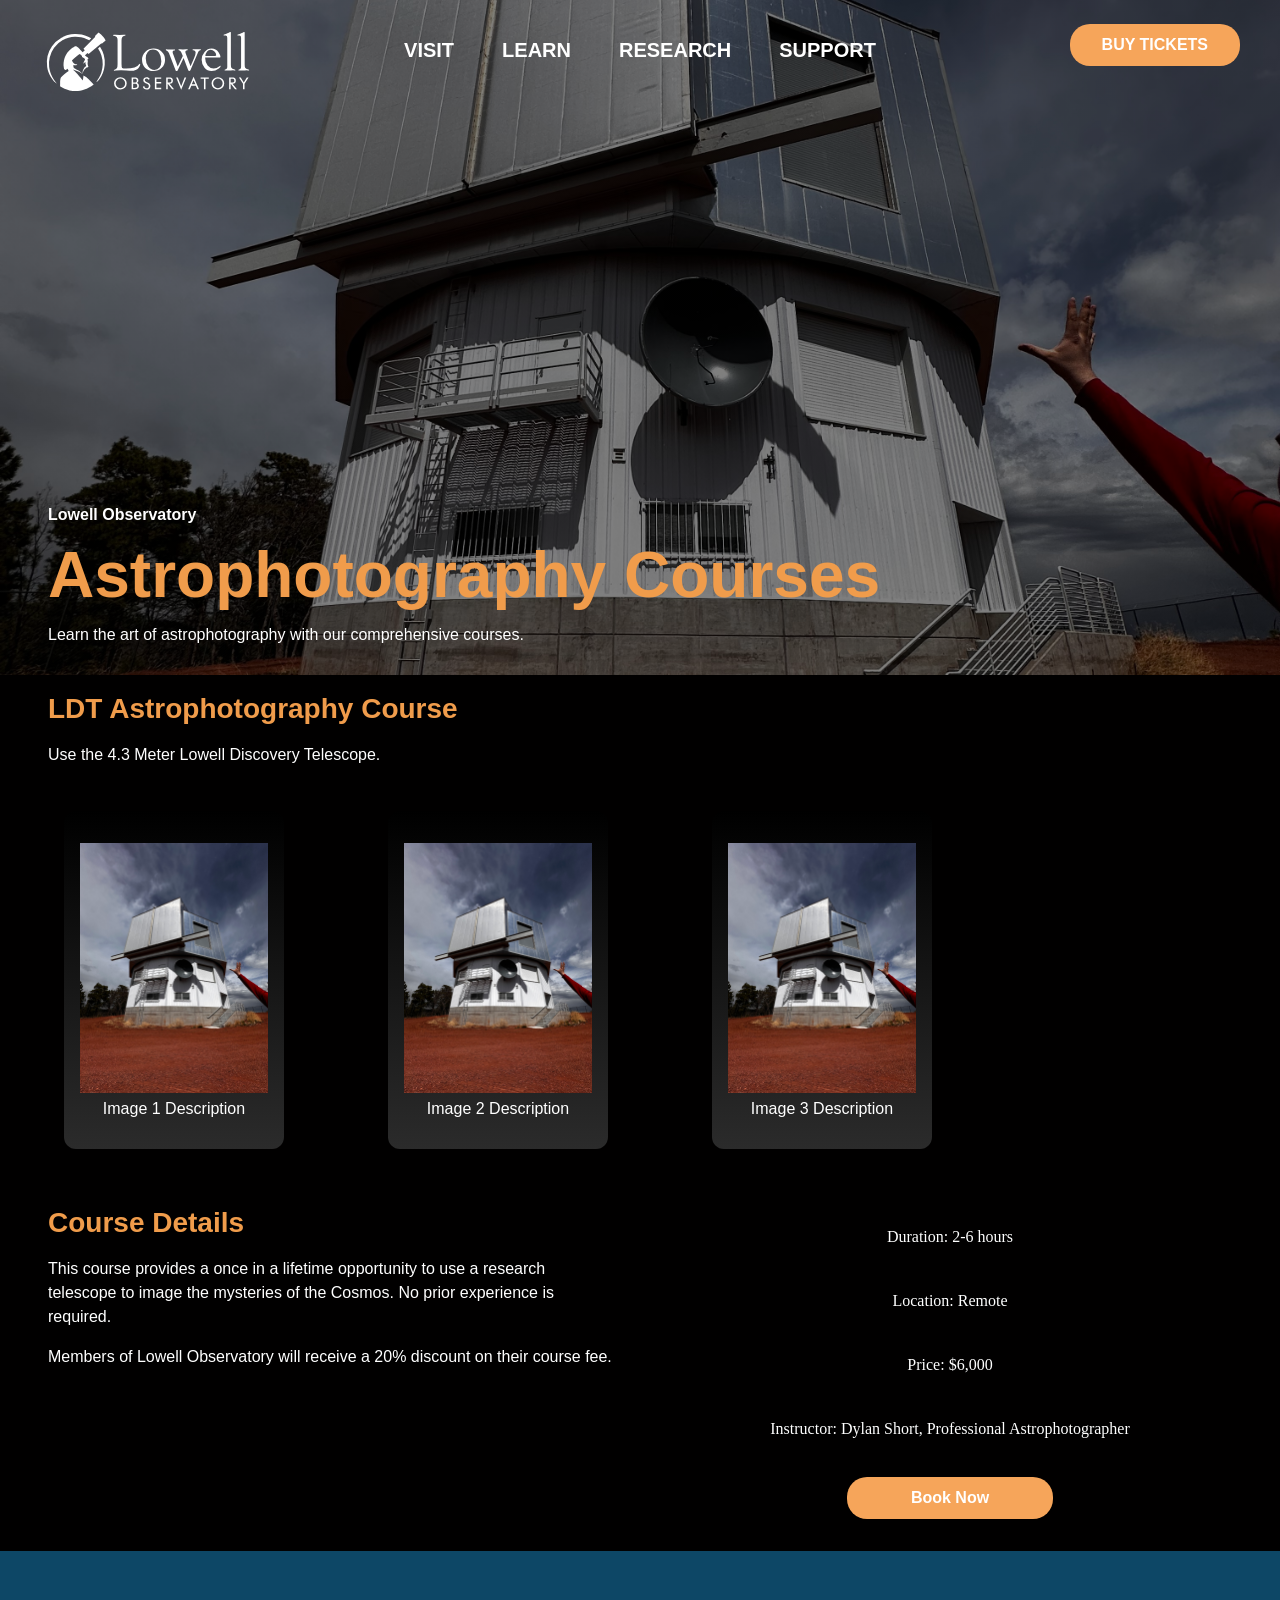
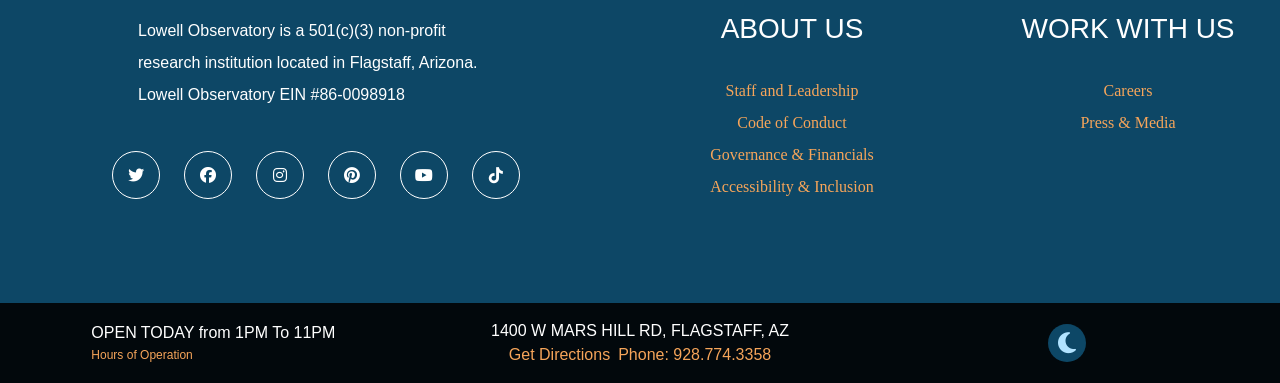
<file: LDTCourse.html>
<!DOCTYPE html>
<html lang="en">
<head>
    <meta charset="UTF-8">
    <meta name="viewport" content="width=device-width, initial-scale=1.0">
    <title>Lowell Observatory Astrophotography Courses</title>
    <link rel="stylesheet" href="https://cdnjs.cloudflare.com/ajax/libs/font-awesome/6.7.2/css/all.min.css">
    <link rel="stylesheet" href="styles.css">

    <meta property="og:title" content="Lowell Observatory Astrophotography Courses">
    <meta property="og:description" content="Hands-on astrophotography courses at Lowell Observatory.">
    <meta property="og:image" content="images/planewaveFront.jpeg">

    <script src="jquery/jquery.js" defer></script>
    <script src="index.js" defer></script>
</head>
    <body>
        <header class="ldtHero">
            <div id="headerTop">
                <a href="https://lowell.edu"><img src="images/lowelllogo_horizontal.svg" alt="Lowell Observatory"></a>
                <nav>
                    <ul>
                        <li><a href="#">VISIT</a></li>
                        <li><a href="#">LEARN</a></li>
                        <li><a href="#">RESEARCH</a></li>
                        <li><a href="#">SUPPORT</a></li>
                    </ul>
                </nav>
                <button id="buyTickets">BUY TICKETS</button>
            </div>
            <div id="headerContent">
                <p id="observatory-name">Lowell Observatory</p>
                <h1>Astrophotography Courses</h1>
                <p>Learn the art of astrophotography with our comprehensive courses.</p>
            </div>
        </header>
        <main>
        <section id="intro">
            <h2>LDT Astrophotography Course</h2>
            <p>Use the 4.3 Meter Lowell Discovery Telescope.</p>
        </section>
<section id="gallery">
            <div class="image-container">
                <img src="images/LDT.jpeg" alt="Beginner Astrophotography Course Image 1">
                <p>Image 1 Description</p>
            </div>
            <div class="image-container">
                <img src="images/LDT.jpeg" alt="Beginner Astrophotography Course Image 2">
                <p>Image 2 Description</p>
            </div>
            <div class="image-container">
                <img src="images/LDT.jpeg" alt="Beginner Astrophotography Course Image 3">
                <p>Image 3 Description</p>
            </div>
        </section>
        <section id="courseDetails">
            <div id="courseIntro">
                <h2>Course Details</h2>
                <p>This course provides a once in a lifetime opportunity to use a research telescope to image the mysteries of the Cosmos. No prior experience is required.</p><br>
                <p>Members of Lowell Observatory will receive a 20% discount on their course fee.</p>
            </div>
            <div id="details">
                <ul>
                    <li>Duration: 2-6 hours</li>
                    <li>Location: Remote</li>
                    <li>Price: $6,000</li>
                    <li>Instructor: Dylan Short, Professional Astrophotographer</li>
                </ul>
                <button class="enrollButton">Book Now</button>
            </div>
        </section>
        </main>
        <footer>
            <section>
                <div id="socialMedia">
                    <p>Lowell Observatory is a 501(c)(3) non-profit research institution located in Flagstaff, Arizona. Lowell Observatory EIN #86-0098918</p>
                    <ul>
                        <li><a href="https://x.com/lowellobs" target="_blank" aria-label="Twitter"><i class="fab fa-twitter"></i></a></li>
                        <li><a href="https://www.facebook.com/lowellobservatory" target="_blank" aria-label="Facebook"><i class="fab fa-facebook"></i></a></li>
                        <li><a href="https://www.instagram.com/lowellobservatory/" target="_blank" aria-label="Instagram"><i class="fab fa-instagram"></i></a></li>
                        <li><a href="https://www.pinterest.com/lowellobservatory/" target="_blank" aria-label="Pinterest"><i class="fab fa-pinterest"></i></a></li>
                        <li><a href="https://www.youtube.com/channel/UC4zmFY211sXfEamwmsJcrYA?themeRefresh=1" target="_blank" aria-label="YouTube"><i class="fab fa-youtube"></i></a></li>
                        <li><a href="https://www.tiktok.com/@lowellobservatory" target="_blank" aria-label="TikTok"><i class = "fab fa-tiktok"></i></a></li>
                    </ul>
                </div>
                <div id="aboutUs">
                    <h3>ABOUT US</h3>
                    <ul>
                        <li><a href="https://lowell.edu/about-us/staff-leadership/">Staff and Leadership</a></li>
                        <li><a href="https://lowell.edu/about-us/code-of-conduct/">Code of Conduct</a></li>
                        <li><a href="https://lowell.edu/about-us/governance-financials/">Governance & Financials</a></li>
                        <li><a href="https://lowell.edu/accessibility-inclusion/">Accessibility & Inclusion</a></li>
                    </ul>
                </div>
                <div id="workWithUs">
                    <h3>WORK WITH US</h3>
                    <ul>
                        <li><a href="https://lowell.edu/about-us/careers/">Careers</a></li>
                        <li><a href="https://lowell.edu/about-us/press-media/">Press & Media</a></li>
                    </ul>
                </div>
            </section>
            <section id="contact">
                <div id="hours">
                    <p>OPEN TODAY from 1PM To 11PM</p>
                    <a href="">Hours of Operation</a>
                </div>
                <address>
                    <p>1400 W MARS HILL RD, FLAGSTAFF, AZ</p>
                    <div id="contactInfo">
                        <p>Get Directions</p>
                        <p>Phone: 928.774.3358</p>
                    </div>
                </address>
                <button id="themeToggle" aria-label="Toggle Dark Mode">
                    <i class="fa-solid fa-moon"></i>
                </button>
            </section>
        </footer>
    </body>
</html>
</file>
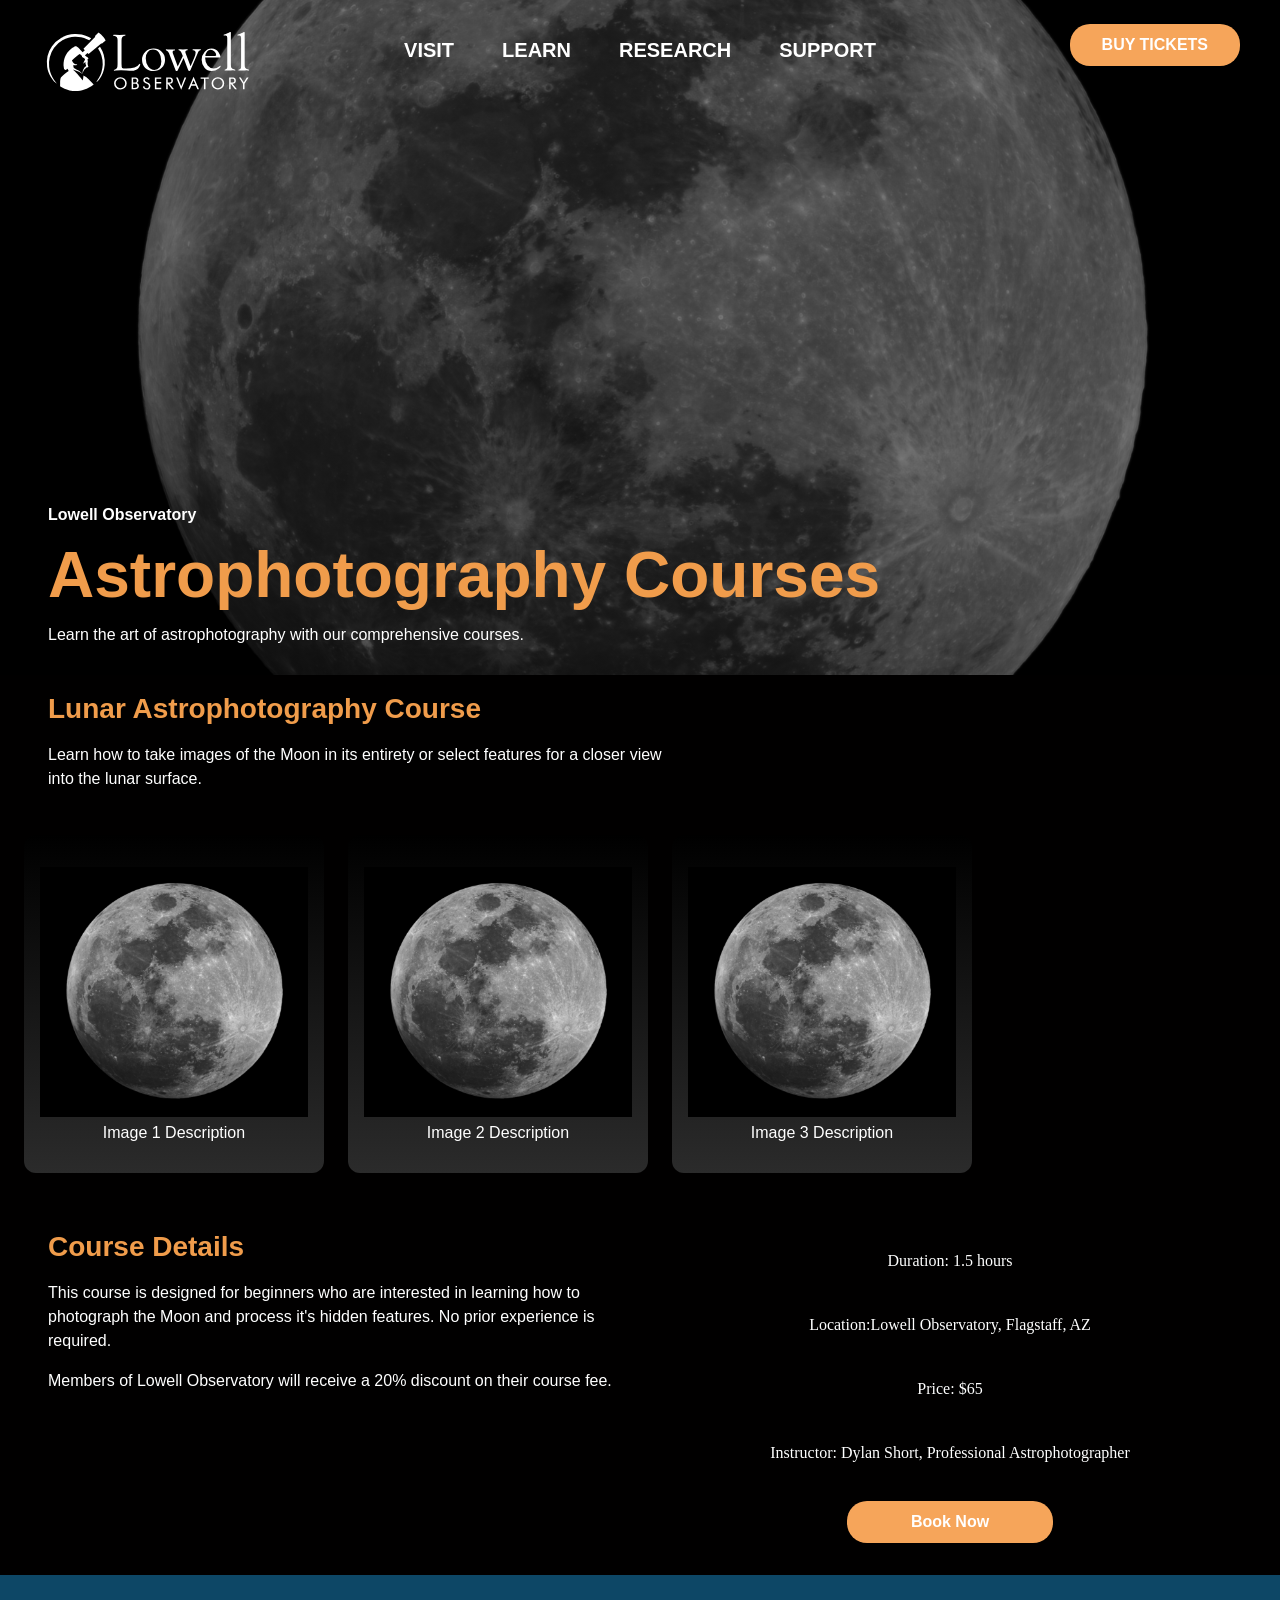
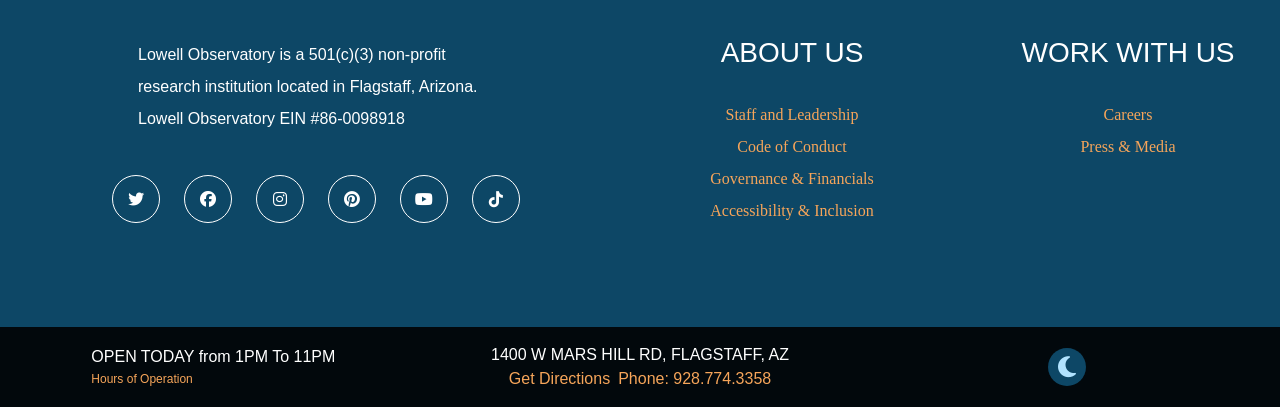
<file: LunarCourse.html>
<!DOCTYPE html>
<html lang="en">
<head>
    <meta charset="UTF-8">
    <meta name="viewport" content="width=device-width, initial-scale=1.0">
    <title>Lowell Observatory Astrophotography Courses</title>
    <link rel="stylesheet" href="https://cdnjs.cloudflare.com/ajax/libs/font-awesome/6.7.2/css/all.min.css">
    <link rel="stylesheet" href="styles.css">

    <meta property="og:title" content="Lowell Observatory Astrophotography Courses">
    <meta property="og:description" content="Hands-on astrophotography courses at Lowell Observatory.">
    <meta property="og:image" content="images/planewaveFront.jpeg">

    <script src="jquery/jquery.js" defer></script>
    <script src="index.js" defer></script>
</head>
    <body>
        <header class="lunarHero">
            <div id="headerTop">
                <a href="https://lowell.edu"><img src="images/lowelllogo_horizontal.svg" alt="Lowell Observatory"></a>
                <nav>
                    <ul>
                        <li><a href="#">VISIT</a></li>
                        <li><a href="#">LEARN</a></li>
                        <li><a href="#">RESEARCH</a></li>
                        <li><a href="#">SUPPORT</a></li>
                    </ul>
                </nav>
                <button id="buyTickets">BUY TICKETS</button>
            </div>
            <div id="headerContent">
                <p id="observatory-name">Lowell Observatory</p>
                <h1>Astrophotography Courses</h1>
                <p>Learn the art of astrophotography with our comprehensive courses.</p>
            </div>
        </header>
        <main>
        <section id="intro">
            <h2>Lunar Astrophotography Course</h2>
            <p>Learn how to take images of the Moon in its entirety or select features for a closer view into the lunar surface.</p>
        </section>
<section id="gallery">
            <div class="image-container">
                <img src="images/Moon.jpeg" alt="Beginner Astrophotography Course Image 1">
                <p>Image 1 Description</p>
            </div>
            <div class="image-container">
                <img src="images/Moon.jpeg" alt="Beginner Astrophotography Course Image 2">
                <p>Image 2 Description</p>
            </div>
            <div class="image-container">
                <img src="images/Moon.jpeg" alt="Beginner Astrophotography Course Image 3">
                <p>Image 3 Description</p>
            </div>
        </section>
        <section id="courseDetails">
            <div id="courseIntro">
                <h2>Course Details</h2>
                <p>This course is designed for beginners who are interested in learning how to photograph the Moon and process it's hidden features. No prior experience is required.</p><br>
                <p>Members of Lowell Observatory will receive a 20% discount on their course fee.</p>
            </div>
            <div id="details">
                <ul>
                    <li>Duration: 1.5 hours</li>
                    <li>Location:Lowell Observatory, Flagstaff, AZ</li>
                    <li>Price: $65</li>
                    <li>Instructor: Dylan Short, Professional Astrophotographer</li>
                </ul>
                <button class="enrollButton">Book Now</button>
            </div>
        </section>
        </main>
        <footer>
            <section>
                <div id="socialMedia">
                    <p>Lowell Observatory is a 501(c)(3) non-profit research institution located in Flagstaff, Arizona. Lowell Observatory EIN #86-0098918</p>
                    <ul>
                        <li><a href="https://x.com/lowellobs" target="_blank" aria-label="Twitter"><i class="fab fa-twitter"></i></a></li>
                        <li><a href="https://www.facebook.com/lowellobservatory" target="_blank" aria-label="Facebook"><i class="fab fa-facebook"></i></a></li>
                        <li><a href="https://www.instagram.com/lowellobservatory/" target="_blank" aria-label="Instagram"><i class="fab fa-instagram"></i></a></li>
                        <li><a href="https://www.pinterest.com/lowellobservatory/" target="_blank" aria-label="Pinterest"><i class="fab fa-pinterest"></i></a></li>
                        <li><a href="https://www.youtube.com/channel/UC4zmFY211sXfEamwmsJcrYA?themeRefresh=1" target="_blank" aria-label="YouTube"><i class="fab fa-youtube"></i></a></li>
                        <li><a href="https://www.tiktok.com/@lowellobservatory" target="_blank" aria-label="TikTok"><i class = "fab fa-tiktok"></i></a></li>
                    </ul>
                </div>
                <div id="aboutUs">
                    <h3>ABOUT US</h3>
                    <ul>
                        <li><a href="https://lowell.edu/about-us/staff-leadership/">Staff and Leadership</a></li>
                        <li><a href="https://lowell.edu/about-us/code-of-conduct/">Code of Conduct</a></li>
                        <li><a href="https://lowell.edu/about-us/governance-financials/">Governance & Financials</a></li>
                        <li><a href="https://lowell.edu/accessibility-inclusion/">Accessibility & Inclusion</a></li>
                    </ul>
                </div>
                <div id="workWithUs">
                    <h3>WORK WITH US</h3>
                    <ul>
                        <li><a href="https://lowell.edu/about-us/careers/">Careers</a></li>
                        <li><a href="https://lowell.edu/about-us/press-media/">Press & Media</a></li>
                    </ul>
                </div>
            </section>
            <section id="contact">
                <div id="hours">
                    <p>OPEN TODAY from 1PM To 11PM</p>
                    <a href="">Hours of Operation</a>
                </div>
                <address>
                    <p>1400 W MARS HILL RD, FLAGSTAFF, AZ</p>
                    <div id="contactInfo">
                        <p>Get Directions</p>
                        <p>Phone: 928.774.3358</p>
                    </div>
                </address>
                <button id="themeToggle" aria-label="Toggle Dark Mode">
                    <i class="fa-solid fa-moon"></i>
                </button>
            </section>
        </footer>
    </body>
</html>
</file>
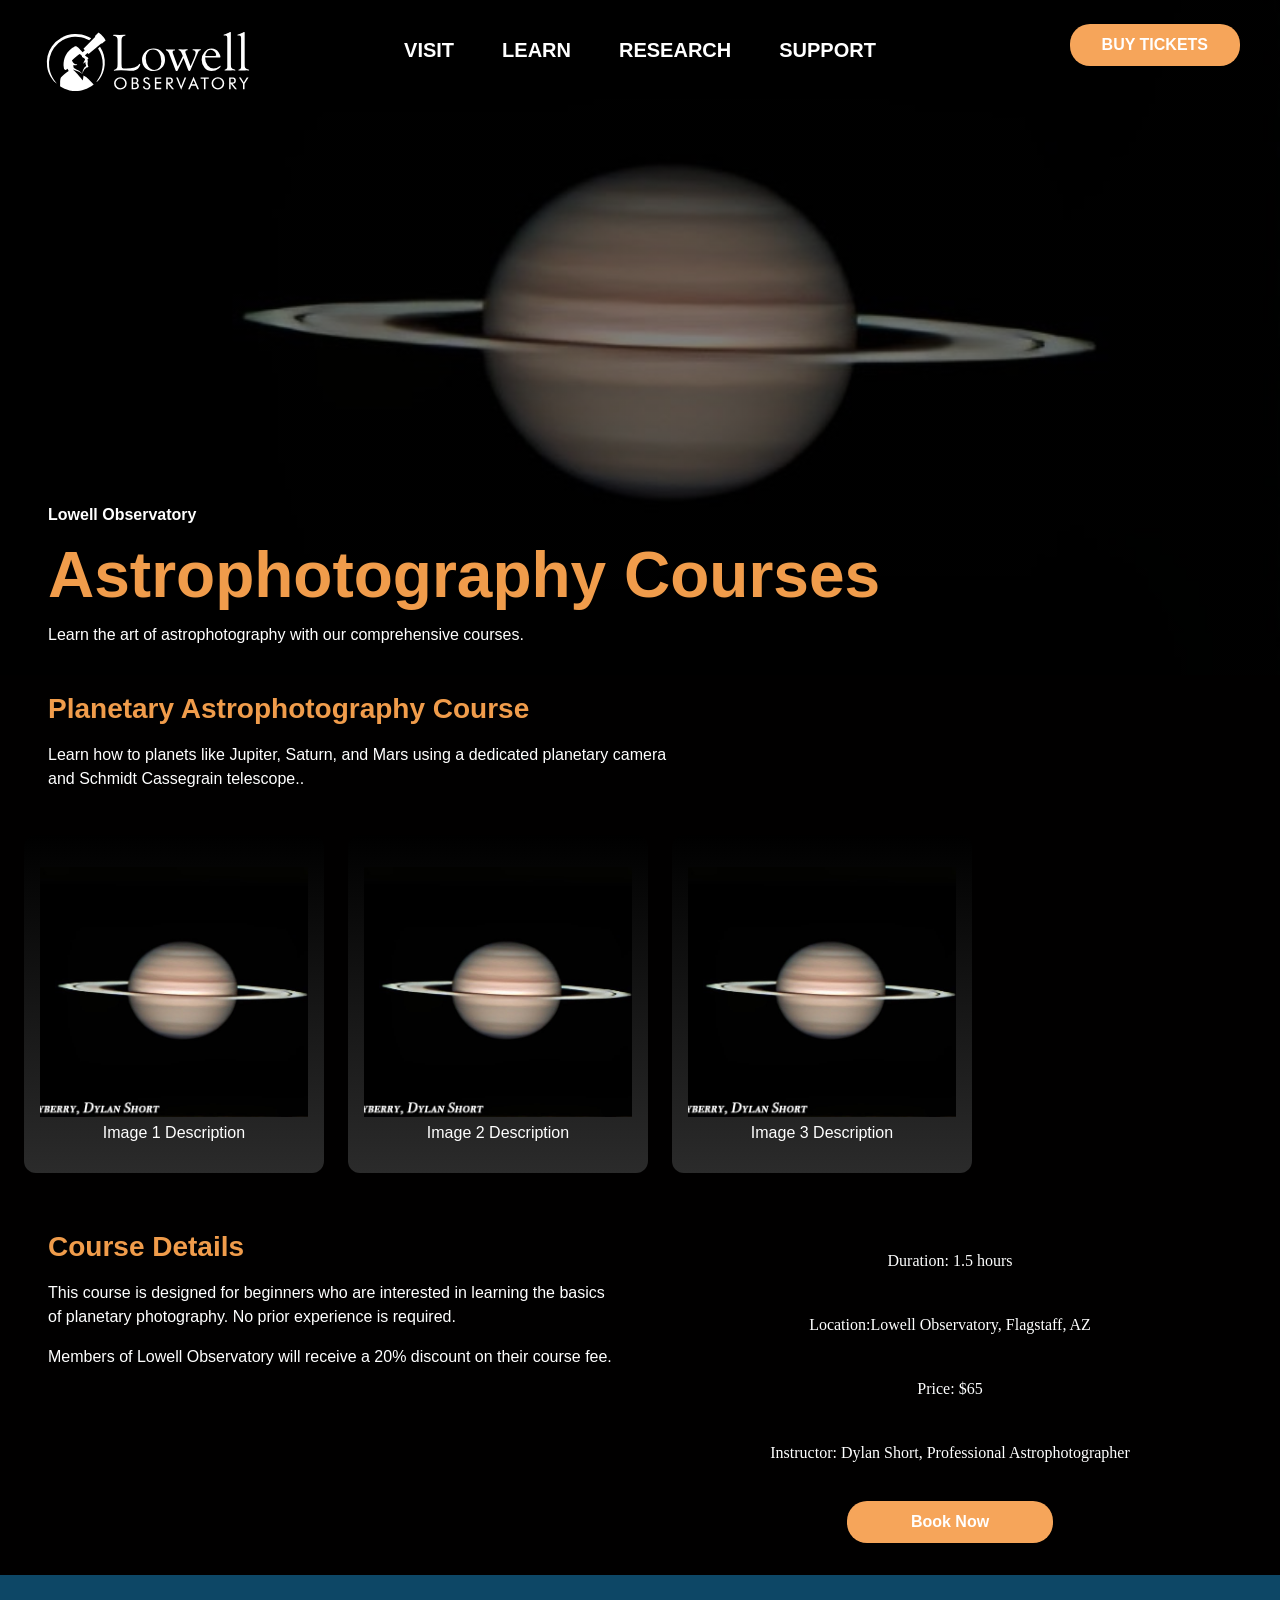
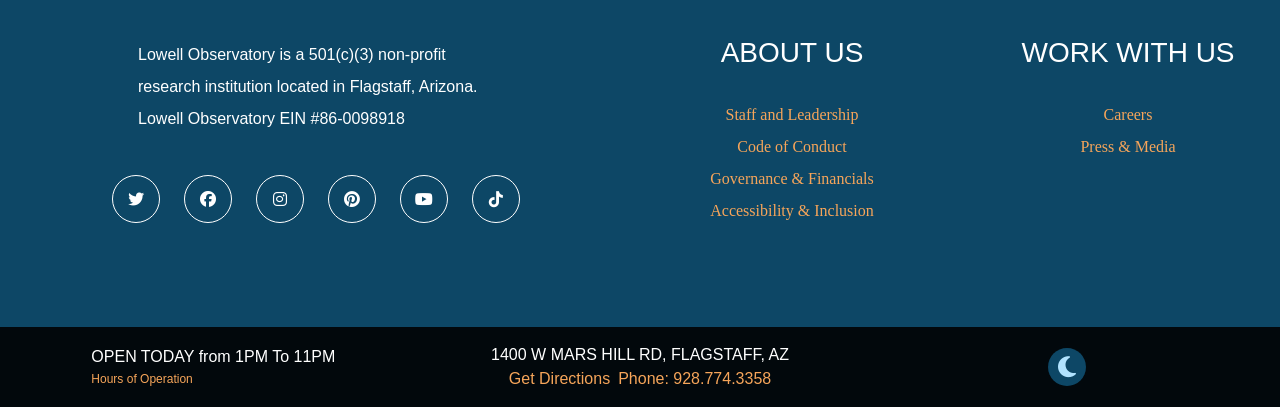
<file: planetaryCourse.html>
<!DOCTYPE html>
<html lang="en">
<head>
    <meta charset="UTF-8">
    <meta name="viewport" content="width=device-width, initial-scale=1.0">
    <title>Lowell Observatory Astrophotography Courses</title>
    <link rel="stylesheet" href="https://cdnjs.cloudflare.com/ajax/libs/font-awesome/6.7.2/css/all.min.css">
    <link rel="stylesheet" href="styles.css">

    <meta property="og:title" content="Lowell Observatory Astrophotography Courses">
    <meta property="og:description" content="Hands-on astrophotography courses at Lowell Observatory.">
    <meta property="og:image" content="images/planewaveFront.jpeg">

    <script src="jquery/jquery.js" defer></script>
    <script src="index.js" defer></script>
</head>
    <body>
        <header class="planetHero">
            <div id="headerTop">
                <a href="https://lowell.edu"><img src="images/lowelllogo_horizontal.svg" alt="Lowell Observatory"></a>
                <nav>
                    <ul>
                        <li><a href="#">VISIT</a></li>
                        <li><a href="#">LEARN</a></li>
                        <li><a href="#">RESEARCH</a></li>
                        <li><a href="#">SUPPORT</a></li>
                    </ul>
                </nav>
                <button id="buyTickets">BUY TICKETS</button>
            </div>
            <div id="headerContent">
                <p id="observatory-name">Lowell Observatory</p>
                <h1>Astrophotography Courses</h1>
                <p>Learn the art of astrophotography with our comprehensive courses.</p>
            </div>
        </header>
        <main>
        <section id="intro">
            <h2>Planetary Astrophotography Course</h2>
            <p>Learn how to planets like Jupiter, Saturn, and Mars using a dedicated planetary camera and Schmidt Cassegrain telescope..</p>
        </section>
<section id="gallery">
            <div class="image-container">
                <img src="images/Saturn.jpeg" alt="Beginner Astrophotography Course Image 1">
                <p>Image 1 Description</p>
            </div>
            <div class="image-container">
                <img src="images/Saturn.jpeg" alt="Beginner Astrophotography Course Image 2">
                <p>Image 2 Description</p>
            </div>
            <div class="image-container">
                <img src="images/Saturn.jpeg" alt="Beginner Astrophotography Course Image 3">
                <p>Image 3 Description</p>
            </div>
        </section>
        <section id="courseDetails">
            <div id="courseIntro">
                <h2>Course Details</h2>
                <p>This course is designed for beginners who are interested in learning the basics of planetary photography. No prior experience is required.</p><br>
                <p>Members of Lowell Observatory will receive a 20% discount on their course fee.</p>
            </div>
            <div id="details">
                <ul>
                    <li>Duration: 1.5 hours</li>
                    <li>Location:Lowell Observatory, Flagstaff, AZ</li>
                    <li>Price: $65</li>
                    <li>Instructor: Dylan Short, Professional Astrophotographer</li>
                </ul>
                <button class="enrollButton">Book Now</button>
            </div>
        </section>
        </main>
        <footer>
            <section>
                <div id="socialMedia">
                    <p>Lowell Observatory is a 501(c)(3) non-profit research institution located in Flagstaff, Arizona. Lowell Observatory EIN #86-0098918</p>
                    <ul>
                        <li><a href="https://x.com/lowellobs" target="_blank" aria-label="Twitter"><i class="fab fa-twitter"></i></a></li>
                        <li><a href="https://www.facebook.com/lowellobservatory" target="_blank" aria-label="Facebook"><i class="fab fa-facebook"></i></a></li>
                        <li><a href="https://www.instagram.com/lowellobservatory/" target="_blank" aria-label="Instagram"><i class="fab fa-instagram"></i></a></li>
                        <li><a href="https://www.pinterest.com/lowellobservatory/" target="_blank" aria-label="Pinterest"><i class="fab fa-pinterest"></i></a></li>
                        <li><a href="https://www.youtube.com/channel/UC4zmFY211sXfEamwmsJcrYA?themeRefresh=1" target="_blank" aria-label="YouTube"><i class="fab fa-youtube"></i></a></li>
                        <li><a href="https://www.tiktok.com/@lowellobservatory" target="_blank" aria-label="TikTok"><i class = "fab fa-tiktok"></i></a></li>
                    </ul>
                </div>
                <div id="aboutUs">
                    <h3>ABOUT US</h3>
                    <ul>
                        <li><a href="https://lowell.edu/about-us/staff-leadership/">Staff and Leadership</a></li>
                        <li><a href="https://lowell.edu/about-us/code-of-conduct/">Code of Conduct</a></li>
                        <li><a href="https://lowell.edu/about-us/governance-financials/">Governance & Financials</a></li>
                        <li><a href="https://lowell.edu/accessibility-inclusion/">Accessibility & Inclusion</a></li>
                    </ul>
                </div>
                <div id="workWithUs">
                    <h3>WORK WITH US</h3>
                    <ul>
                        <li><a href="https://lowell.edu/about-us/careers/">Careers</a></li>
                        <li><a href="https://lowell.edu/about-us/press-media/">Press & Media</a></li>
                    </ul>
                </div>
            </section>
            <section id="contact">
                <div id="hours">
                    <p>OPEN TODAY from 1PM To 11PM</p>
                    <a href="">Hours of Operation</a>
                </div>
                <address>
                    <p>1400 W MARS HILL RD, FLAGSTAFF, AZ</p>
                    <div id="contactInfo">
                        <p>Get Directions</p>
                        <p>Phone: 928.774.3358</p>
                    </div>
                </address>
                <button id="themeToggle" aria-label="Toggle Dark Mode">
                    <i class="fa-solid fa-moon"></i>
                </button>
            </section>
        </footer>
    </body>
</html>
</file>
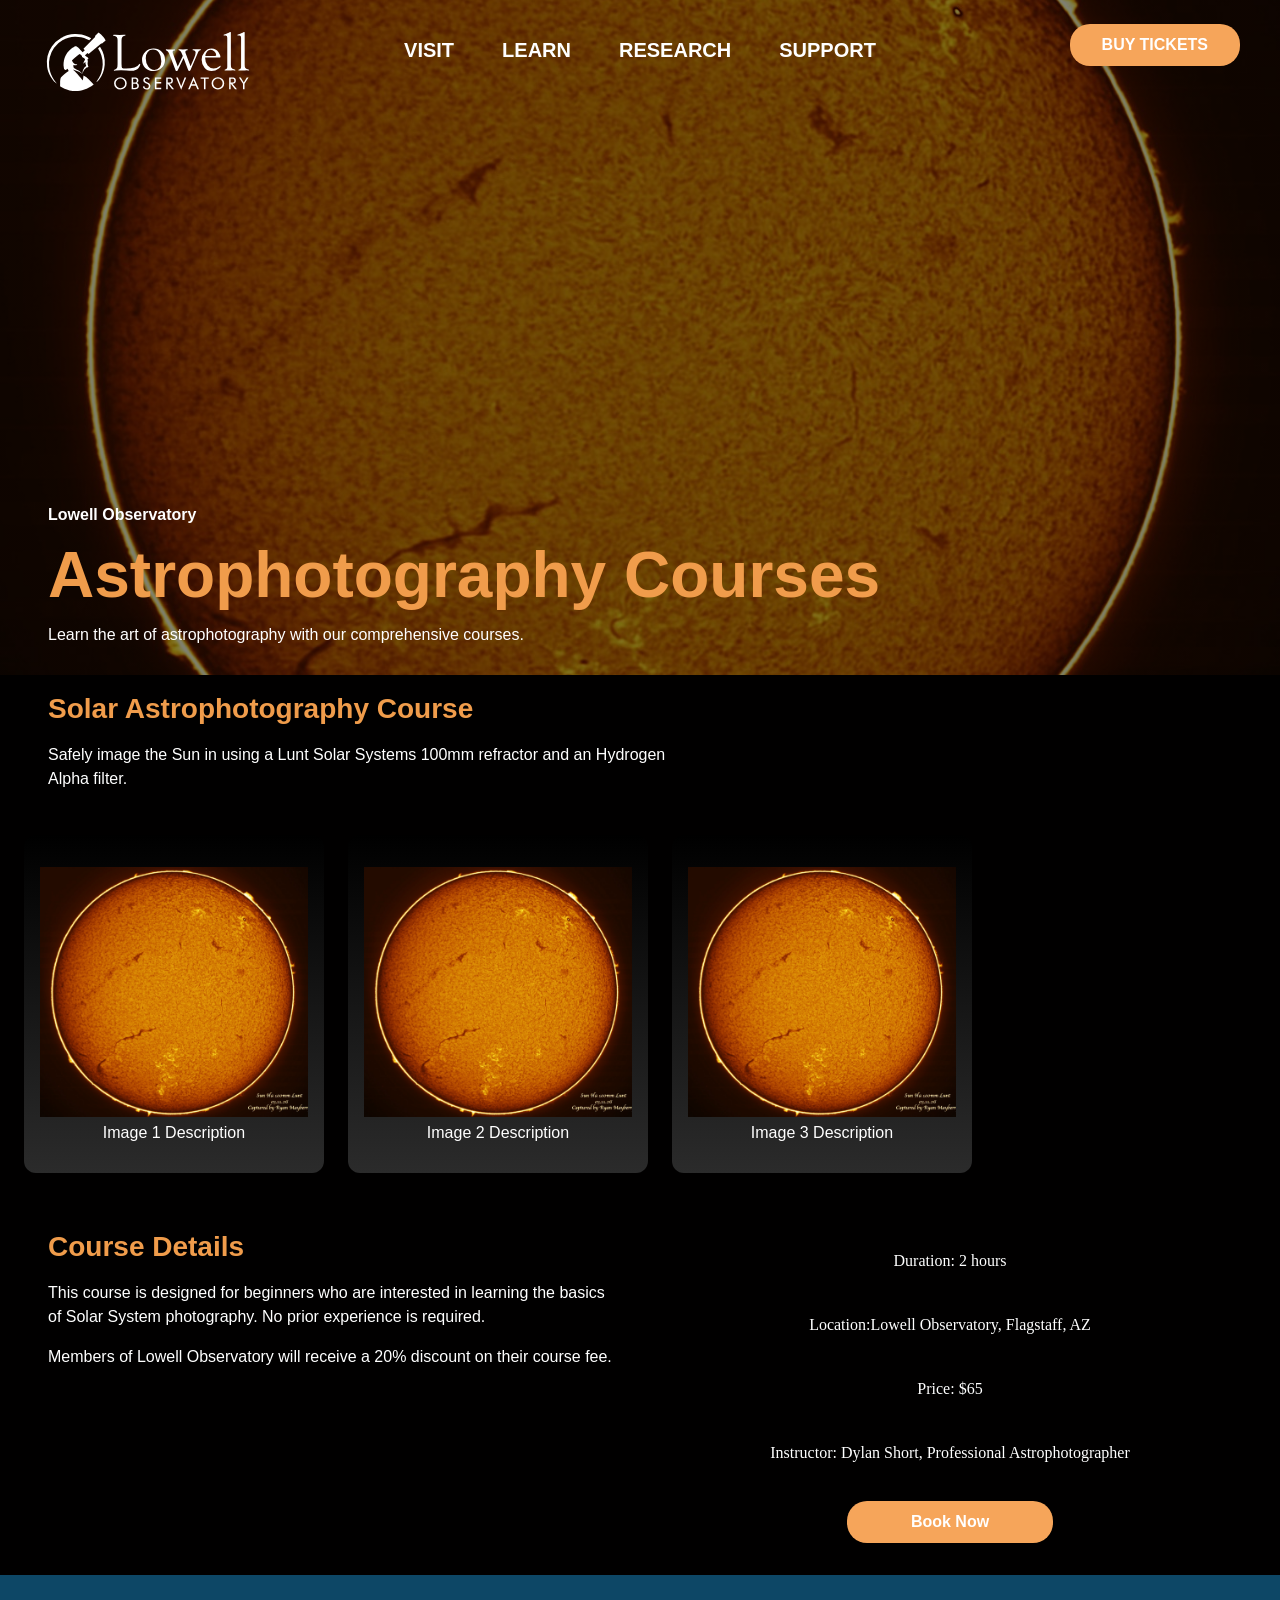
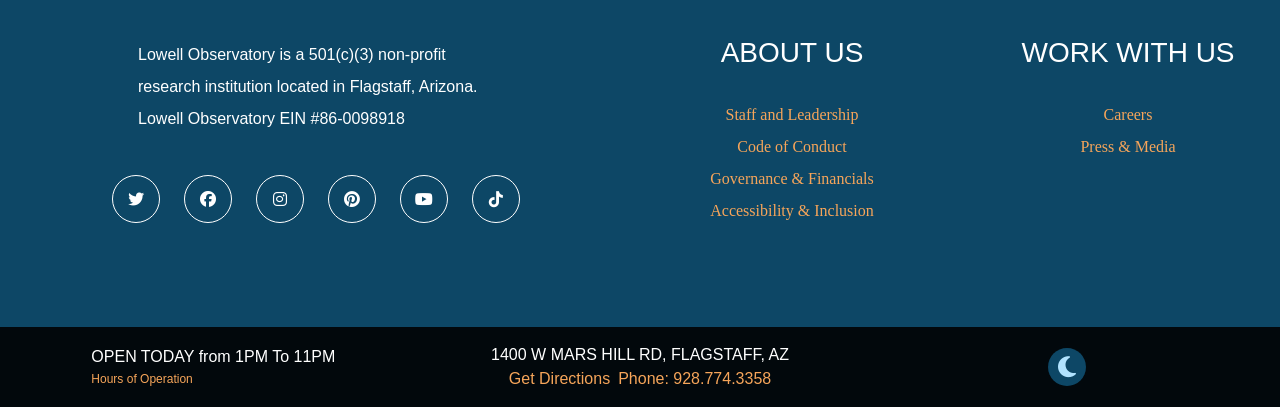
<file: SolarCourse.html>
<!DOCTYPE html>
<html lang="en">
<head>
    <meta charset="UTF-8">
    <meta name="viewport" content="width=device-width, initial-scale=1.0">
    <title>Lowell Observatory Astrophotography Courses</title>
    <link rel="stylesheet" href="https://cdnjs.cloudflare.com/ajax/libs/font-awesome/6.7.2/css/all.min.css">
    <link rel="stylesheet" href="styles.css">

    <meta property="og:title" content="Lowell Observatory Astrophotography Courses">
    <meta property="og:description" content="Hands-on astrophotography courses at Lowell Observatory.">
    <meta property="og:image" content="images/planewaveFront.jpeg">

    <script src="jquery/jquery.js" defer></script>
    <script src="index.js" defer></script>
</head>
    <body>
        <header class="solarHero">
            <div id="headerTop">
                <a href="https://lowell.edu"><img src="images/lowelllogo_horizontal.svg" alt="Lowell Observatory"></a>
                <nav>
                    <ul>
                        <li><a href="#">VISIT</a></li>
                        <li><a href="#">LEARN</a></li>
                        <li><a href="#">RESEARCH</a></li>
                        <li><a href="#">SUPPORT</a></li>
                    </ul>
                </nav>
                <button id="buyTickets">BUY TICKETS</button>
            </div>
            <div id="headerContent">
                <p id="observatory-name">Lowell Observatory</p>
                <h1>Astrophotography Courses</h1>
                <p>Learn the art of astrophotography with our comprehensive courses.</p>
            </div>
        </header>
        <main>
        <section id="intro">
            <h2>Solar Astrophotography Course</h2>
            <p>Safely image the Sun in using a Lunt Solar Systems 100mm refractor and an Hydrogen Alpha filter.</p>
        </section>
<section id="gallery">
            <div class="image-container">
                <img src="images/SunHa.jpeg" alt="Beginner Astrophotography Course Image 1">
                <p>Image 1 Description</p>
            </div>
            <div class="image-container">
                <img src="images/SunHa.jpeg" alt="Beginner Astrophotography Course Image 2">
                <p>Image 2 Description</p>
            </div>
            <div class="image-container">
                <img src="images/SunHa.jpeg" alt="Beginner Astrophotography Course Image 3">
                <p>Image 3 Description</p>
            </div>
        </section>
        <section id="courseDetails">
            <div id="courseIntro">
                <h2>Course Details</h2>
                <p>This course is designed for beginners who are interested in learning the basics of Solar System photography. No prior experience is required.</p><br>
                <p>Members of Lowell Observatory will receive a 20% discount on their course fee.</p>
            </div>
            <div id="details">
                <ul>
                    <li>Duration: 2 hours</li>
                    <li>Location:Lowell Observatory, Flagstaff, AZ</li>
                    <li>Price: $65</li>
                    <li>Instructor: Dylan Short, Professional Astrophotographer</li>
                </ul>
                <button class="enrollButton">Book Now</button>
            </div>
        </section>
        </main>
        <footer>
            <section>
                <div id="socialMedia">
                    <p>Lowell Observatory is a 501(c)(3) non-profit research institution located in Flagstaff, Arizona. Lowell Observatory EIN #86-0098918</p>
                    <ul>
                        <li><a href="https://x.com/lowellobs" target="_blank" aria-label="Twitter"><i class="fab fa-twitter"></i></a></li>
                        <li><a href="https://www.facebook.com/lowellobservatory" target="_blank" aria-label="Facebook"><i class="fab fa-facebook"></i></a></li>
                        <li><a href="https://www.instagram.com/lowellobservatory/" target="_blank" aria-label="Instagram"><i class="fab fa-instagram"></i></a></li>
                        <li><a href="https://www.pinterest.com/lowellobservatory/" target="_blank" aria-label="Pinterest"><i class="fab fa-pinterest"></i></a></li>
                        <li><a href="https://www.youtube.com/channel/UC4zmFY211sXfEamwmsJcrYA?themeRefresh=1" target="_blank" aria-label="YouTube"><i class="fab fa-youtube"></i></a></li>
                        <li><a href="https://www.tiktok.com/@lowellobservatory" target="_blank" aria-label="TikTok"><i class = "fab fa-tiktok"></i></a></li>
                    </ul>
                </div>
                <div id="aboutUs">
                    <h3>ABOUT US</h3>
                    <ul>
                        <li><a href="https://lowell.edu/about-us/staff-leadership/">Staff and Leadership</a></li>
                        <li><a href="https://lowell.edu/about-us/code-of-conduct/">Code of Conduct</a></li>
                        <li><a href="https://lowell.edu/about-us/governance-financials/">Governance & Financials</a></li>
                        <li><a href="https://lowell.edu/accessibility-inclusion/">Accessibility & Inclusion</a></li>
                    </ul>
                </div>
                <div id="workWithUs">
                    <h3>WORK WITH US</h3>
                    <ul>
                        <li><a href="https://lowell.edu/about-us/careers/">Careers</a></li>
                        <li><a href="https://lowell.edu/about-us/press-media/">Press & Media</a></li>
                    </ul>
                </div>
            </section>
            <section id="contact">
                <div id="hours">
                    <p>OPEN TODAY from 1PM To 11PM</p>
                    <a href="">Hours of Operation</a>
                </div>
                <address>
                    <p>1400 W MARS HILL RD, FLAGSTAFF, AZ</p>
                    <div id="contactInfo">
                        <p>Get Directions</p>
                        <p>Phone: 928.774.3358</p>
                    </div>
                </address>
                <button id="themeToggle" aria-label="Toggle Dark Mode">
                    <i class="fa-solid fa-moon"></i>
                </button>
            </section>
        </footer>
    </body>
</html>
</file>
<file: styles.css>
/* CSS Reset */
/* http://meyerweb.com/eric/tools/css/reset/ 
   v2.0 | 20110126
   License: none (public domain)
*/

html, body, div, span, applet, object, iframe,
h1, h2, h3, h4, h5, h6, p, blockquote, pre,
a, abbr, acronym, address, big, cite, code,
del, dfn, em, img, ins, kbd, q, s, samp,
small, strike, strong, sub, sup, tt, var,
b, u, i, center,
dl, dt, dd, ol, ul, li,
fieldset, form, label, legend,
table, caption, tbody, tfoot, thead, tr, th, td,
article, aside, canvas, details, embed, 
figure, figcaption, footer, header, hgroup, 
menu, nav, output, ruby, section, summary,
time, mark, audio, video {
	margin: 0;
	padding: 0;
	border: 0;
	font-size: 100%;
	font: inherit;
	vertical-align: baseline;
}
/* HTML5 display-role reset for older browsers */
article, aside, details, figcaption, figure, 
footer, header, hgroup, menu, nav, section {
	display: block;
}
body {
	line-height: 1;
}
ol, ul {
	list-style: none;
}
blockquote, q {
	quotes: none;
}
blockquote:before, blockquote:after,
q:before, q:after {
	content: '';
	content: none;
}
table {
	border-collapse: collapse;
	border-spacing: 0;
}

/* Fonts */
@import url('https://fonts.googleapis.com/css2?family=Inter:ital,opsz,wght@0,14..32,100..900;1,14..32,100..900&family=Poppins:ital,wght@0,100;0,200;0,300;0,400;0,500;0,600;0,700;0,800;0,900;1,100;1,200;1,300;1,400;1,500;1,600;1,700;1,800;1,900&display=swap');
@import url('https://fonts.googleapis.com/css2?family=Poppins:ital,wght@0,100;0,200;0,300;0,400;0,500;0,600;0,700;0,800;0,900;1,100;1,200;1,300;1,400;1,500;1,600;1,700;1,800;1,900&display=swap');

/* Root Styles */
:root {
    /* Font Family */
    --Headings: Poppins, sans-serif;
    --Subheadings: Poppins, sans-serif;
    --Body: Inter, sans-serif;
    --Nav: Poppins, sans-serif;

    /* Colors */
    --h1: #f09c4b;
    --Background: #010000;
    --Primary: #F6A55A;
    --DeepSpaceBlue:  #071A4A;
    --Navy: #04112E;
    --White: #FFFFFF;
    --PurpleAccent: #6B4AA8;
    --BlueAccent: #0d4766;
    --DarkAccent: #02080c;
}

/* Global Styles */
body {
    background-color: var(--Background);
}

footer {
    background-color: var(--BlueAccent);
}

#contact {
    background-color: var(--DarkAccent);
}

h1, h2, h3, h4 {
    font-family: var(--Headings);
    color: var(--White);
}

h2 {
    font-size: 1.75rem;
    padding: 1.25rem 3rem;

}

#courseIntro h2, #intro h2 {
    color: var(--h1);
    font-weight: bold;
    padding: 1.25rem 3rem;
}

p {
    font-family: var(--Body);
    color: var(--White);
    font-size: 1rem;
}

img {
    max-width: 300px;
    height: auto;
}

body {
    margin: 0;
    background-color: var(--Background);
}

/* Navigation Styles */
.mainHero {
    display: flex;
    flex-direction: column;
    background-image: linear-gradient(rgba(0, 0, 0, 0.5), rgba(0, 0, 0, 0.5)), url('images/planewaveBack.jpeg');
    background-size: cover;
    background-position: center;
    background-repeat: no-repeat;
    height: 75vh;
    width: 100%;
}

.beginnerHero {
    display: flex;
    flex-direction: column;
    background-image: linear-gradient(rgba(0, 0, 0, 0.5), rgba(0, 0, 0, 0.5)), url('images/godoMilk.jpeg');
    background-size: cover;
    background-position: center;
    background-repeat: no-repeat;
    height: 75vh;
    width: 100%;
}

.deepHero {
    display: flex;
    flex-direction: column;
    background-image: linear-gradient(rgba(0, 0, 0, 0.5), rgba(0, 0, 0, 0.5)), url('images/horseFlame.jpeg');
    background-size: cover;
    background-position: center;
    background-repeat: no-repeat;
    height: 75vh;
    width: 100%;
}

.ldtHero {
    display: flex;
    flex-direction: column;
    background-image: linear-gradient(rgba(0, 0, 0, 0.5), rgba(0, 0, 0, 0.5)), url('images/LDT.jpeg');
    background-size: cover;
    background-position: center;
    background-repeat: no-repeat;
    height: 75vh;
    width: 100%;
}

.lunarHero {
    display: flex;
    flex-direction: column;
    background-image: linear-gradient(rgba(0, 0, 0, 0.5), rgba(0, 0, 0, 0.5)), url('images/Moon.jpeg');
    background-size: cover;
    background-position: center;
    background-repeat: no-repeat;
    height: 75vh;
    width: 100%;
}

.planetHero {
    display: flex;
    flex-direction: column;
    background-image: linear-gradient(rgba(0, 0, 0, 0.5), rgba(0, 0, 0, 0.5)), url('images/Saturn.jpeg');
    background-size: cover;
    background-position: center;
    background-repeat: no-repeat;
    height: 75vh;
    width: 100%;
}

.remoteHero {
    display: flex;
    flex-direction: column;
    background-image: linear-gradient(rgba(0, 0, 0, 0.5), rgba(0, 0, 0, 0.5)), url('images/Planewave1M.jpeg');
    background-size: cover;
    background-position: center;
    background-repeat: no-repeat;
    height: 75vh;
    width: 100%;
}

.solarHero {
    display: flex;
    flex-direction: column;
    background-image: linear-gradient(rgba(0, 0, 0, 0.5), rgba(0, 0, 0, 0.5)), url('images/SunHa.jpeg');
    background-size: cover;
    background-position: center;
    background-repeat: no-repeat;
    height: 75vh;
    width: 100%;
}



#headerTop {
    display: grid;
    grid-template-columns: 1fr auto 1fr;
    grid-template-rows: 1fr;
    align-items: start;
    justify-content: center;

}

#observatory-name {
    font-size: 1.25rem;
    font-weight: 700;
}

h1 {
    font-size: 4rem;
    color: var(--h1);
    font-weight: bold;
    padding: 1.25rem 0;
}

#headerContent {
    display: flex;
    flex-direction: column;
    margin-top: auto;
    padding: 2rem 3rem;
}

#headerContent p {
    font-size: 1rem;
}

nav li a{
    text-decoration: none;
    color: var(--White);
    font-family: var(--Nav);
    font-weight: bold;  
    font-size: 1.25rem;
}

header a img {
    filter: brightness(0) invert(1);
    height: 75px;
    width: auto;
    justify-self: start;
    padding: 1.5rem 2.5rem;
}

ul {
    display: flex;
    flex-direction: row;
    justify-self: center;
    justify-content: center;
    align-items: center;
    gap: 3rem;
    padding: 2.5rem;
}

header button {
    padding: 0.75rem 2rem;
    margin: 1.5rem 2.5rem;
    border-radius: 20px;
    background-color: var(--Primary);
    border: none;
    color: var(--White);
    font-size: 1rem;
    font-weight: 700;
    justify-self: end;
}

/* Course Section Styles */
#courses {
    display: grid;
    grid-template-columns: repeat(3, 1fr);
    grid-gap: 2rem;
    padding: 3rem;
}

.card {
    display: flex;
    overflow: hidden;
    border-radius: 12px;
}

.card a{
    display: flex;
    flex-direction: column;
    width: 100%;
    text-decoration: none;
}

.card img {
    min-width: 100%;
    height: 350px;
    object-fit: cover;
}

.card-content {
    display: flex;
    flex-direction: column;
    flex: 1;
    padding: 1.5rem;
    background: linear-gradient(to bottom, #000000, #2b2b2b);
}

.button {
    margin-top: auto;
    align-self: flex-start;
}

h3 {
    font-size: 1.75rem;
    padding: 1.25rem 1rem;
}

#courses p {
    font-size: 0.75rem;
    padding: 0 1rem 1.25rem 1rem;
    line-height: 1.5;
    flex: 1;
}

#courses span {
    background-color: var(--Primary);
    border-radius: 20px;
    text-align: center;
    padding: 0.75rem 8rem;
    margin: auto;
    align-self: center;
    color: var(--White);
    font-family: var(--Nav);
}

/* Introduction Section Styles */
#intro p {
    padding: 0 3rem 1.25rem 3rem;
    width: 70ch;
    line-height: 1.5;
}

/* Crew Section Styles */

#crewSection p {
    padding: 0 3rem 1.25rem 3rem;
    text-align: center;
}

#crew {
    display: grid;
    grid-template-rows: repeat(5, 350px);
}

article {
    display: flex;
    flex-direction: row;
    align-items: center;
    gap: 2rem;
    padding: 2rem;
    background-color: var(--DeepSpaceBlue);
    border-bottom: 2px solid rgba(255, 255, 255, 0.12);
}

.bio {
    display: flex;
    flex-direction: column;
    gap: 1rem;
    align-items: center;
}

.bio h3 {
    font-size: 2rem;
}

#crew img {
    width: 300px;
    height: 300px;
    object-fit: cover;
    flex-shrink: 0;
}

/* Gallery Section Styles */
#gallery {
    display: grid;
    grid-template-columns: repeat(auto-fit, 300px);
    grid-template-rows: auto;
    padding: 1.5rem;
    justify-items: center;
    gap: 1.5rem;
}

.image-container {
    display: flex;
    flex-direction: column;
    align-items: center;
    gap: 0.5rem;
    background: linear-gradient(to bottom, #000000, #2b2b2b);
    padding: 1rem;
    border-radius: 12px;
    height: 100%;
    justify-content: center;
}

#gallery img {
    width: 100%;
    height: 250px;
    object-fit: cover;
}

/* Course Details Section Styles */
#courseDetails {
    display: grid;
    grid-template-columns: 1fr 1fr;
    gap: 2rem;
    padding: 3rem 1.5rem 2rem 0;
}

#courseIntro {
    display: flex;
    flex-direction: column;
}

#courseIntro p {
    padding-left: 3rem;
    line-height: 1.5rem;
}

#courseDetails ul {
    display: flex;
    flex-direction: column;
    align-items: center;
    text-align: center;
}

#details {
    display: flex;
    flex-direction: column;
}

#courseDetails ul li {
    color: var(--White);
}

.enrollButton {
    background-color: var(--Primary);
    border-radius: 20px;
    text-align: center;
    padding: 0.75rem 4rem;
    margin: auto;
    align-self: center;
    color: var(--White);
    font-family: var(--Nav);
    border: none;
    font-size: 1rem;
    font-weight: 700;
}

/* Footer Styles */

footer section {
    display: grid;
    grid-template-columns: 2fr 1fr 1fr;
    gap: 2rem;
}

footer h3 {
    padding: 4rem 0 0 0;
}

#socialMedia {
    display: flex;
    flex-direction: column;
    padding: 4rem 1.5rem 4rem 3rem;
    align-items: center;
}

#socialMedia p {
    width: 40ch;
    line-height: 2;
    font-weight: 200;
}

#socialMedia ul {
    display: flex;
    flex-direction: row;
    gap: 1.5rem;
}

#socialMedia ul li a {
    width: 46px;
    height: 46px;
    display: flex;
    justify-content: center;
    align-items: center;
    border: 1px solid var(--White);
    border-radius: 50%;
    text-decoration: none;
    color: var(--White);
}

#aboutUs {
    display: flex;
    flex-direction: column;
    align-items: center;
}

#aboutUs ul {
    display: flex;
    flex-direction: column;
    gap: 1rem;
}

#aboutUs ul li a {
    text-decoration: none;
    color: var(--Primary);
}

#workWithUs {
    display: flex;
    flex-direction: column;
    align-items: center;
}
#workWithUs ul {
    display: flex;
    flex-direction: column;
    gap: 1rem;
}

#workWithUs ul li a {
    text-decoration: none;
    color: var(--Primary);
}

#contact {
    display: grid;
    grid-template-columns: 1fr 1fr 1fr;
    align-items: center;
    justify-items: center;
    padding: 1.25rem 1rem;
}

#hours {
    display: flex;
    flex-direction: column;
    gap: 0.5rem;
}

#hours a {
    text-decoration: none;
    color: var(--Primary);
    font-family: var(--Nav);
    font-size: 0.75rem;
}

#contactInfo {
    display: flex;
    gap: 0.5rem;
    padding-top: 0.5rem;
    justify-content: center;
}

#contactInfo p {
    color: var(--Primary);
}

footer button {
    width: 38px;
    height: 38px;
    display: flex;
    justify-content: center;
    align-items: center;
    background-color: var(--BlueAccent);
    border-radius: 50%;
    text-decoration: none;
    color: rgb(177 227 255);
    border: none;
    font-size: 1.5rem;
}

/* Hover Styles */
button:hover, #courses .card:hover a .card-content span{
    background-color: rgb(85 69 141);
    cursor: pointer;
}

ul a:hover i, #contactInfo p:hover, #hours a:hover, #aboutUs ul li a:hover, #workWithUs ul li a:hover{
    color: rgb(85 69 141);
}

#themeToggle:hover {
    background-color: var(--Background);
}


/* Media Queries */

/* Tablet */
@media (max-width: 1024px) {
    #courses {
        grid-template-columns: repeat(2, 1fr);
        padding: 2rem;
    }

    h1 {
        font-size: 3rem;
    }

    #headerContent {
        padding-left: 2rem;
    }

    #courseDetails {
        grid-template-columns: 1fr;
        padding: 2rem;
    }

    footer section {
        grid-template-columns: 1fr 1fr;
    }
}

/* Mobile */
@media (max-width: 768) {
    #headerTop {
        grid-template-columns: 1fr;
        justify-items: center;
        gap: 1rem;
        text-align: center;
        padding: 1rem;
    }

    header a img {
        height: 50px;
        padding: 1rem 0;
    }

    header button {
        margin: 1rem 0;
    }

    #courses {
        grid-template-columns: 1fr;
    }

    h1 {
        font-size: 2.2rem;
    }

    header button {
        margin: 1rem;
    }

    #gallery {
        grid-template-columns: repeat(auto-fit, minmax(240px, 1fr));
    }

    article {
        flex-direction: column;
        text-align: center;
    }

    #crew img {
        width: 250px;
        height: 250px;
    }

    footer section {
        grid-template-columns: 1fr;
        text-align: center;
    }

    #socialMedia {
        text-align: center;
    }

    #aboutUs, #workWithUs {
        align-items: center;
    }

    #contact {
        grid-template-columns: 1fr;
        gap: 1rem;
        text-align: center;
    }
}

/* Light Theme Styles */
body.light-mode {
    background-color: var(--White);
}

body.light-mode #courses p, body.light-mode #crewSection p, body.light-mode #crewSection h3, body.light-mode h2, body.light-mode #courseIntro p, body.light-mode #details ul li, body.light-mode #intro p{
    color: #111;
}

body.light-mode .image-container, body.light-mode .card a, body.light-mode article{
    background-color: rgb(231 234 235);
}

body.light-mode article {
    border-bottom: 2px solid #111;
}

body.light-mode .card-content, body.light-mode .image-container {
    background: rgb(231 234 235);
    
}

.body.light-mode .card {
    box-shadow: 0 4px 12px rgba(0, 0, 0, 0.25);
}
</file>
